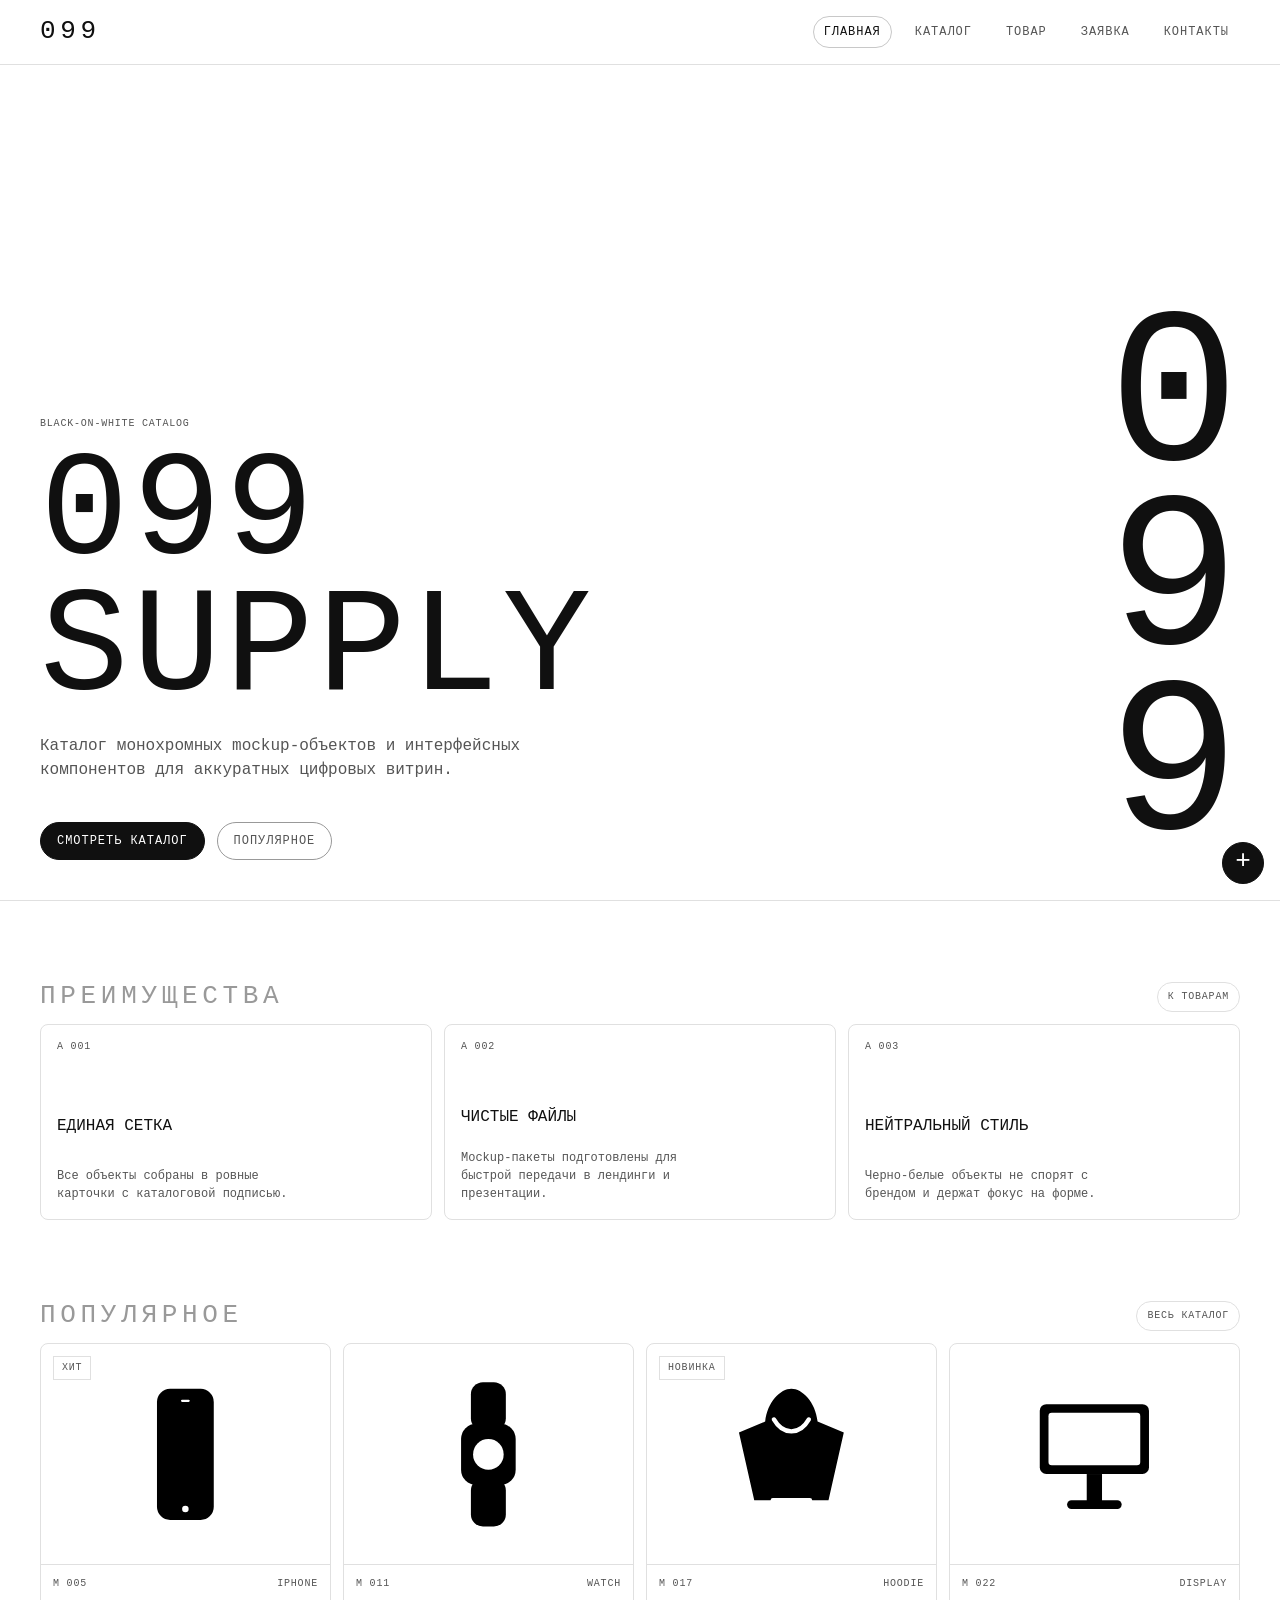
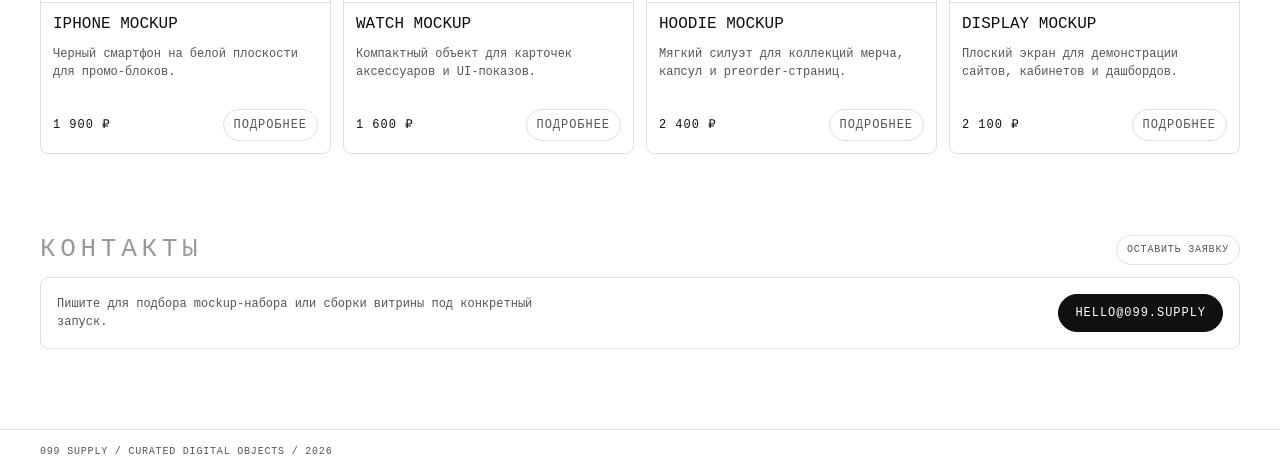
<file: index.html>
<!DOCTYPE html>
<html lang="ru">
<head>
  <meta charset="UTF-8">
  <meta name="viewport" content="width=device-width, initial-scale=1.0">
  <meta
    name="description"
    content="Главная страница каталога 099 Supply: минималистичные mockup-объекты, UI-компоненты и услуги для цифровых витрин."
  >
  <title>099 Supply - Главная</title>
  <link rel="stylesheet" href="css/style.css">
</head>
<body>
  <header class="site-header">
    <div class="site-header__inner">
      <a class="site-header__logo" href="index.html" aria-label="099 Supply, главная">099</a>

      <nav class="site-nav" aria-label="Основная навигация">
        <ul class="site-nav__list">
          <li class="site-nav__item"><a class="site-nav__link site-nav__link--active" href="index.html">Главная</a></li>
          <li class="site-nav__item"><a class="site-nav__link" href="pages/catalog.html">Каталог</a></li>
          <li class="site-nav__item"><a class="site-nav__link" href="pages/product.html">Товар</a></li>
          <li class="site-nav__item"><a class="site-nav__link" href="pages/order.html">Заявка</a></li>
          <li class="site-nav__item"><a class="site-nav__link" href="pages/contacts.html">Контакты</a></li>
        </ul>
      </nav>
    </div>
  </header>

  <main>
    <section class="hero" aria-labelledby="hero-title">
      <div class="hero__content">
        <p class="hero__eyebrow">Black-on-white catalog</p>
        <h1 class="hero__title" id="hero-title">099 Supply</h1>
        <p class="hero__text">
          Каталог монохромных mockup-объектов и интерфейсных компонентов для аккуратных цифровых витрин.
        </p>
        <div class="hero__actions">
          <a class="button button--primary" href="pages/catalog.html">Смотреть каталог</a>
          <a class="button button--ghost" href="#popular">Популярное</a>
        </div>
      </div>

      <div class="hero__counter" aria-label="099">
        <span>0</span>
        <span>9</span>
        <span>9</span>
      </div>
    </section>

    <section class="section" id="advantages" aria-labelledby="advantages-title">
      <div class="section__header">
        <h2 class="section__title" id="advantages-title">Преимущества</h2>
        <a class="section__link" href="#popular">К товарам</a>
      </div>

      <div class="advantages">
        <article class="advantage-card">
          <span class="advantage-card__index">A 001</span>
          <h3 class="advantage-card__title">Единая сетка</h3>
          <p class="advantage-card__text">Все объекты собраны в ровные карточки с каталоговой подписью.</p>
        </article>

        <article class="advantage-card">
          <span class="advantage-card__index">A 002</span>
          <h3 class="advantage-card__title">Чистые файлы</h3>
          <p class="advantage-card__text">Mockup-пакеты подготовлены для быстрой передачи в лендинги и презентации.</p>
        </article>

        <article class="advantage-card">
          <span class="advantage-card__index">A 003</span>
          <h3 class="advantage-card__title">Нейтральный стиль</h3>
          <p class="advantage-card__text">Черно-белые объекты не спорят с брендом и держат фокус на форме.</p>
        </article>
      </div>
    </section>

    <section class="section" id="popular" aria-labelledby="popular-title">
      <div class="section__header">
        <h2 class="section__title" id="popular-title">Популярное</h2>
        <a class="section__link" href="pages/catalog.html">Весь каталог</a>
      </div>

      <div class="product-grid">
        <article class="product-card product-card--hit">
          <span class="product-card__badge">Хит</span>
          <div class="product-card__preview" aria-hidden="true">
            <svg class="mockup mockup--phone" viewBox="0 0 160 160" role="img">
              <rect x="54" y="20" width="52" height="120" rx="12"></rect>
              <rect x="76" y="30" width="8" height="2" rx="1" class="mockup__cut"></rect>
              <circle cx="80" cy="130" r="3" class="mockup__cut"></circle>
            </svg>
          </div>
          <div class="product-card__meta">
            <span>M 005</span>
            <span>iPhone</span>
          </div>
          <div class="product-card__body">
            <h3 class="product-card__title">iPhone Mockup</h3>
            <p class="product-card__description">Черный смартфон на белой плоскости для промо-блоков.</p>
            <div class="product-card__footer">
              <span class="product-card__price">1 900 ₽</span>
              <a class="product-card__button" href="pages/product.html">Подробнее</a>
            </div>
          </div>
        </article>

        <article class="product-card">
          <div class="product-card__preview" aria-hidden="true">
            <svg class="mockup mockup--watch" viewBox="0 0 160 160" role="img">
              <rect x="64" y="14" width="32" height="44" rx="11"></rect>
              <rect x="55" y="52" width="50" height="56" rx="14"></rect>
              <rect x="64" y="102" width="32" height="44" rx="11"></rect>
              <circle cx="80" cy="80" r="14" class="mockup__cut"></circle>
            </svg>
          </div>
          <div class="product-card__meta">
            <span>M 011</span>
            <span>Watch</span>
          </div>
          <div class="product-card__body">
            <h3 class="product-card__title">Watch Mockup</h3>
            <p class="product-card__description">Компактный объект для карточек аксессуаров и UI-показов.</p>
            <div class="product-card__footer">
              <span class="product-card__price">1 600 ₽</span>
              <a class="product-card__button" href="pages/product.html">Подробнее</a>
            </div>
          </div>
        </article>

        <article class="product-card product-card--new">
          <span class="product-card__badge">Новинка</span>
          <div class="product-card__preview" aria-hidden="true">
            <svg class="mockup mockup--hoodie" viewBox="0 0 160 160" role="img">
              <path d="M56 50c2-18 14-30 24-30s22 12 24 30l24 10-14 62H46L32 60l24-10Z"></path>
              <path d="M64 48c4 7 10 11 16 11s12-4 16-11" class="mockup__line"></path>
              <path d="M63 122h34" class="mockup__line"></path>
            </svg>
          </div>
          <div class="product-card__meta">
            <span>M 017</span>
            <span>Hoodie</span>
          </div>
          <div class="product-card__body">
            <h3 class="product-card__title">Hoodie Mockup</h3>
            <p class="product-card__description">Мягкий силуэт для коллекций мерча, капсул и preorder-страниц.</p>
            <div class="product-card__footer">
              <span class="product-card__price">2 400 ₽</span>
              <a class="product-card__button" href="pages/product.html">Подробнее</a>
            </div>
          </div>
        </article>

        <article class="product-card">
          <div class="product-card__preview" aria-hidden="true">
            <svg class="mockup mockup--display" viewBox="0 0 160 160" role="img">
              <rect x="30" y="34" width="100" height="64" rx="6"></rect>
              <rect x="73" y="98" width="14" height="26"></rect>
              <rect x="55" y="122" width="50" height="8" rx="4"></rect>
              <rect x="38" y="42" width="84" height="48" rx="3" class="mockup__cut"></rect>
            </svg>
          </div>
          <div class="product-card__meta">
            <span>M 022</span>
            <span>Display</span>
          </div>
          <div class="product-card__body">
            <h3 class="product-card__title">Display Mockup</h3>
            <p class="product-card__description">Плоский экран для демонстрации сайтов, кабинетов и дашбордов.</p>
            <div class="product-card__footer">
              <span class="product-card__price">2 100 ₽</span>
              <a class="product-card__button" href="pages/product.html">Подробнее</a>
            </div>
          </div>
        </article>
      </div>
    </section>

    <section class="section section--compact" id="contacts" aria-labelledby="contacts-title">
      <div class="section__header">
        <h2 class="section__title" id="contacts-title">Контакты</h2>
        <a class="section__link" href="pages/order.html">Оставить заявку</a>
      </div>

      <aside class="contact-panel">
        <p class="contact-panel__text">Пишите для подбора mockup-набора или сборки витрины под конкретный запуск.</p>
        <a class="button button--primary" href="mailto:hello@099.supply">hello@099.supply</a>
      </aside>
    </section>
  </main>

  <a class="floating-order" href="pages/order.html" aria-label="Оставить заявку"><span class="floating-order__icon">+</span></a>

  <footer class="site-footer">
    <p class="site-footer__text">099 Supply / curated digital objects / 2026</p>
  </footer>
</body>
</html>
</file>
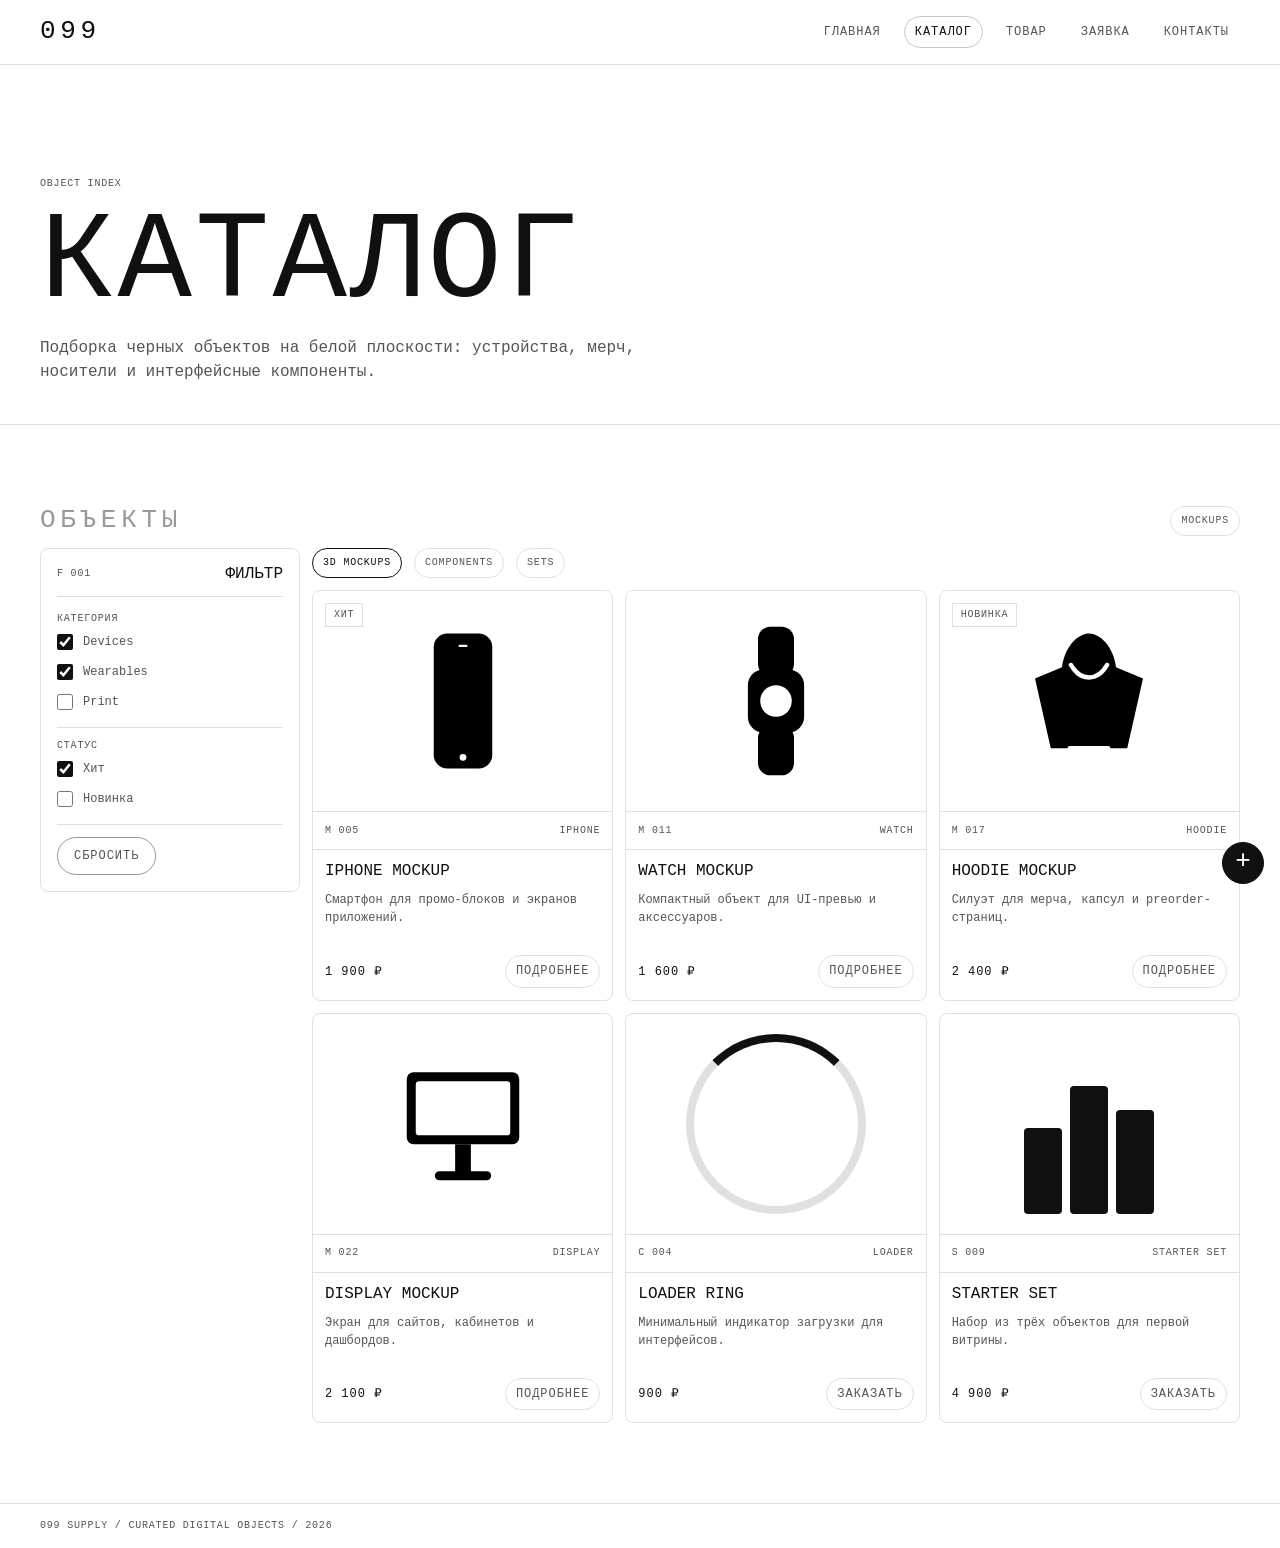
<file: pages/catalog.html>
<!DOCTYPE html>
<html lang="ru">
<head>
  <meta charset="UTF-8">
  <meta name="viewport" content="width=device-width, initial-scale=1.0">
  <meta
    name="description"
    content="Каталог 099 Supply: монохромные mockup-объекты и UI-компоненты для цифровых витрин."
  >
  <title>099 Supply - Каталог</title>
  <link rel="stylesheet" href="../css/style.css">
</head>
<body>
  <header class="site-header">
    <div class="site-header__inner">
      <a class="site-header__logo" href="../index.html" aria-label="099 Supply, главная">099</a>

      <nav class="site-nav" aria-label="Основная навигация">
        <ul class="site-nav__list">
          <li class="site-nav__item"><a class="site-nav__link" href="../index.html">Главная</a></li>
          <li class="site-nav__item"><a class="site-nav__link site-nav__link--active" href="catalog.html">Каталог</a></li>
          <li class="site-nav__item"><a class="site-nav__link" href="product.html">Товар</a></li>
          <li class="site-nav__item"><a class="site-nav__link" href="order.html">Заявка</a></li>
          <li class="site-nav__item"><a class="site-nav__link" href="contacts.html">Контакты</a></li>
        </ul>
      </nav>
    </div>
  </header>

  <main>
    <section class="page-hero" aria-labelledby="catalog-title">
      <p class="page-hero__eyebrow">Object index</p>
      <h1 class="page-hero__title" id="catalog-title">Каталог</h1>
      <p class="page-hero__text">
        Подборка черных объектов на белой плоскости: устройства, мерч, носители и интерфейсные компоненты.
      </p>
    </section>

    <section class="section section--compact" aria-labelledby="catalog-grid-title">
      <div class="section__header">
        <h2 class="section__title" id="catalog-grid-title">Объекты</h2>
        <a class="section__link" href="#mockups">Mockups</a>
      </div>

      <div class="catalog-layout">
        <aside class="filter-panel" aria-labelledby="filter-title">
          <div class="filter-panel__header">
            <span class="filter-panel__index">F 001</span>
            <h3 class="filter-panel__title" id="filter-title">Фильтр</h3>
          </div>

          <form class="filter-panel__form" action="#" method="get">
            <fieldset class="filter-panel__group">
              <legend class="filter-panel__legend">Категория</legend>
              <label class="filter-panel__option">
                <input class="filter-panel__checkbox" type="checkbox" name="category" value="devices" checked>
                <span>Devices</span>
              </label>
              <label class="filter-panel__option">
                <input class="filter-panel__checkbox" type="checkbox" name="category" value="wearables" checked>
                <span>Wearables</span>
              </label>
              <label class="filter-panel__option">
                <input class="filter-panel__checkbox" type="checkbox" name="category" value="print">
                <span>Print</span>
              </label>
            </fieldset>

            <fieldset class="filter-panel__group">
              <legend class="filter-panel__legend">Статус</legend>
              <label class="filter-panel__option">
                <input class="filter-panel__checkbox" type="checkbox" name="status" value="hit" checked>
                <span>Хит</span>
              </label>
              <label class="filter-panel__option">
                <input class="filter-panel__checkbox" type="checkbox" name="status" value="new">
                <span>Новинка</span>
              </label>
            </fieldset>

            <div class="filter-panel__actions">
              <button class="button button--ghost" type="reset">Сбросить</button>
            </div>
          </form>
        </aside>

        <div class="catalog-content">
          <nav class="category-tabs" aria-label="Категории каталога">
            <a class="category-tabs__link category-tabs__link--active" href="#mockups">3D Mockups</a>
            <a class="category-tabs__link" href="#components">Components</a>
            <a class="category-tabs__link" href="#sets">Sets</a>
          </nav>

          <div class="catalog-grid" id="mockups">
            <article class="product-card product-card--hit">
              <span class="product-card__badge">Хит</span>
              <div class="product-card__preview" aria-hidden="true">
                <svg class="mockup mockup--phone" viewBox="0 0 160 160" role="img">
                  <rect x="54" y="20" width="52" height="120" rx="12"></rect>
                  <rect x="76" y="30" width="8" height="2" rx="1" class="mockup__cut"></rect>
                  <circle cx="80" cy="130" r="3" class="mockup__cut"></circle>
                </svg>
              </div>
              <div class="product-card__meta">
                <span>M 005</span>
                <span>iPhone</span>
              </div>
              <div class="product-card__body">
                <h3 class="product-card__title">iPhone Mockup</h3>
                <p class="product-card__description">Смартфон для промо-блоков и экранов приложений.</p>
                <div class="product-card__footer">
                  <span class="product-card__price">1 900 ₽</span>
                  <a class="product-card__button" href="product.html">Подробнее</a>
                </div>
              </div>
            </article>

            <article class="product-card">
              <div class="product-card__preview" aria-hidden="true">
                <svg class="mockup mockup--watch" viewBox="0 0 160 160" role="img">
                  <rect x="64" y="14" width="32" height="44" rx="11"></rect>
                  <rect x="55" y="52" width="50" height="56" rx="14"></rect>
                  <rect x="64" y="102" width="32" height="44" rx="11"></rect>
                  <circle cx="80" cy="80" r="14" class="mockup__cut"></circle>
                </svg>
              </div>
              <div class="product-card__meta">
                <span>M 011</span>
                <span>Watch</span>
              </div>
              <div class="product-card__body">
                <h3 class="product-card__title">Watch Mockup</h3>
                <p class="product-card__description">Компактный объект для UI-превью и аксессуаров.</p>
                <div class="product-card__footer">
                  <span class="product-card__price">1 600 ₽</span>
                  <a class="product-card__button" href="product.html">Подробнее</a>
                </div>
              </div>
            </article>

            <article class="product-card product-card--new">
              <span class="product-card__badge">Новинка</span>
              <div class="product-card__preview" aria-hidden="true">
                <svg class="mockup mockup--hoodie" viewBox="0 0 160 160" role="img">
                  <path d="M56 50c2-18 14-30 24-30s22 12 24 30l24 10-14 62H46L32 60l24-10Z"></path>
                  <path d="M64 48c4 7 10 11 16 11s12-4 16-11" class="mockup__line"></path>
                  <path d="M63 122h34" class="mockup__line"></path>
                </svg>
              </div>
              <div class="product-card__meta">
                <span>M 017</span>
                <span>Hoodie</span>
              </div>
              <div class="product-card__body">
                <h3 class="product-card__title">Hoodie Mockup</h3>
                <p class="product-card__description">Силуэт для мерча, капсул и preorder-страниц.</p>
                <div class="product-card__footer">
                  <span class="product-card__price">2 400 ₽</span>
                  <a class="product-card__button" href="product.html">Подробнее</a>
                </div>
              </div>
            </article>

            <article class="product-card">
              <div class="product-card__preview" aria-hidden="true">
                <svg class="mockup mockup--display" viewBox="0 0 160 160" role="img">
                  <rect x="30" y="34" width="100" height="64" rx="6"></rect>
                  <rect x="73" y="98" width="14" height="26"></rect>
                  <rect x="55" y="122" width="50" height="8" rx="4"></rect>
                  <rect x="38" y="42" width="84" height="48" rx="3" class="mockup__cut"></rect>
                </svg>
              </div>
              <div class="product-card__meta">
                <span>M 022</span>
                <span>Display</span>
              </div>
              <div class="product-card__body">
                <h3 class="product-card__title">Display Mockup</h3>
                <p class="product-card__description">Экран для сайтов, кабинетов и дашбордов.</p>
                <div class="product-card__footer">
                  <span class="product-card__price">2 100 ₽</span>
                  <a class="product-card__button" href="product.html">Подробнее</a>
                </div>
              </div>
            </article>

            <article class="product-card" id="components">
              <div class="product-card__preview" aria-hidden="true">
                <div class="component-preview component-preview--loader"></div>
              </div>
              <div class="product-card__meta">
                <span>C 004</span>
                <span>Loader</span>
              </div>
              <div class="product-card__body">
                <h3 class="product-card__title">Loader Ring</h3>
                <p class="product-card__description">Минимальный индикатор загрузки для интерфейсов.</p>
                <div class="product-card__footer">
                  <span class="product-card__price">900 ₽</span>
                  <a class="product-card__button" href="order.html">Заказать</a>
                </div>
              </div>
            </article>

            <article class="product-card" id="sets">
              <div class="product-card__preview" aria-hidden="true">
                <div class="component-preview component-preview--set">
                  <span></span>
                  <span></span>
                  <span></span>
                </div>
              </div>
              <div class="product-card__meta">
                <span>S 009</span>
                <span>Starter Set</span>
              </div>
              <div class="product-card__body">
                <h3 class="product-card__title">Starter Set</h3>
                <p class="product-card__description">Набор из трёх объектов для первой витрины.</p>
                <div class="product-card__footer">
                  <span class="product-card__price">4 900 ₽</span>
                  <a class="product-card__button" href="order.html">Заказать</a>
                </div>
              </div>
            </article>
          </div>
        </div>
      </div>
    </section>
  </main>

  <a class="floating-order" href="order.html" aria-label="Оставить заявку"><span class="floating-order__icon">+</span></a>

  <footer class="site-footer">
    <p class="site-footer__text">099 Supply / curated digital objects / 2026</p>
  </footer>
</body>
</html>
</file>
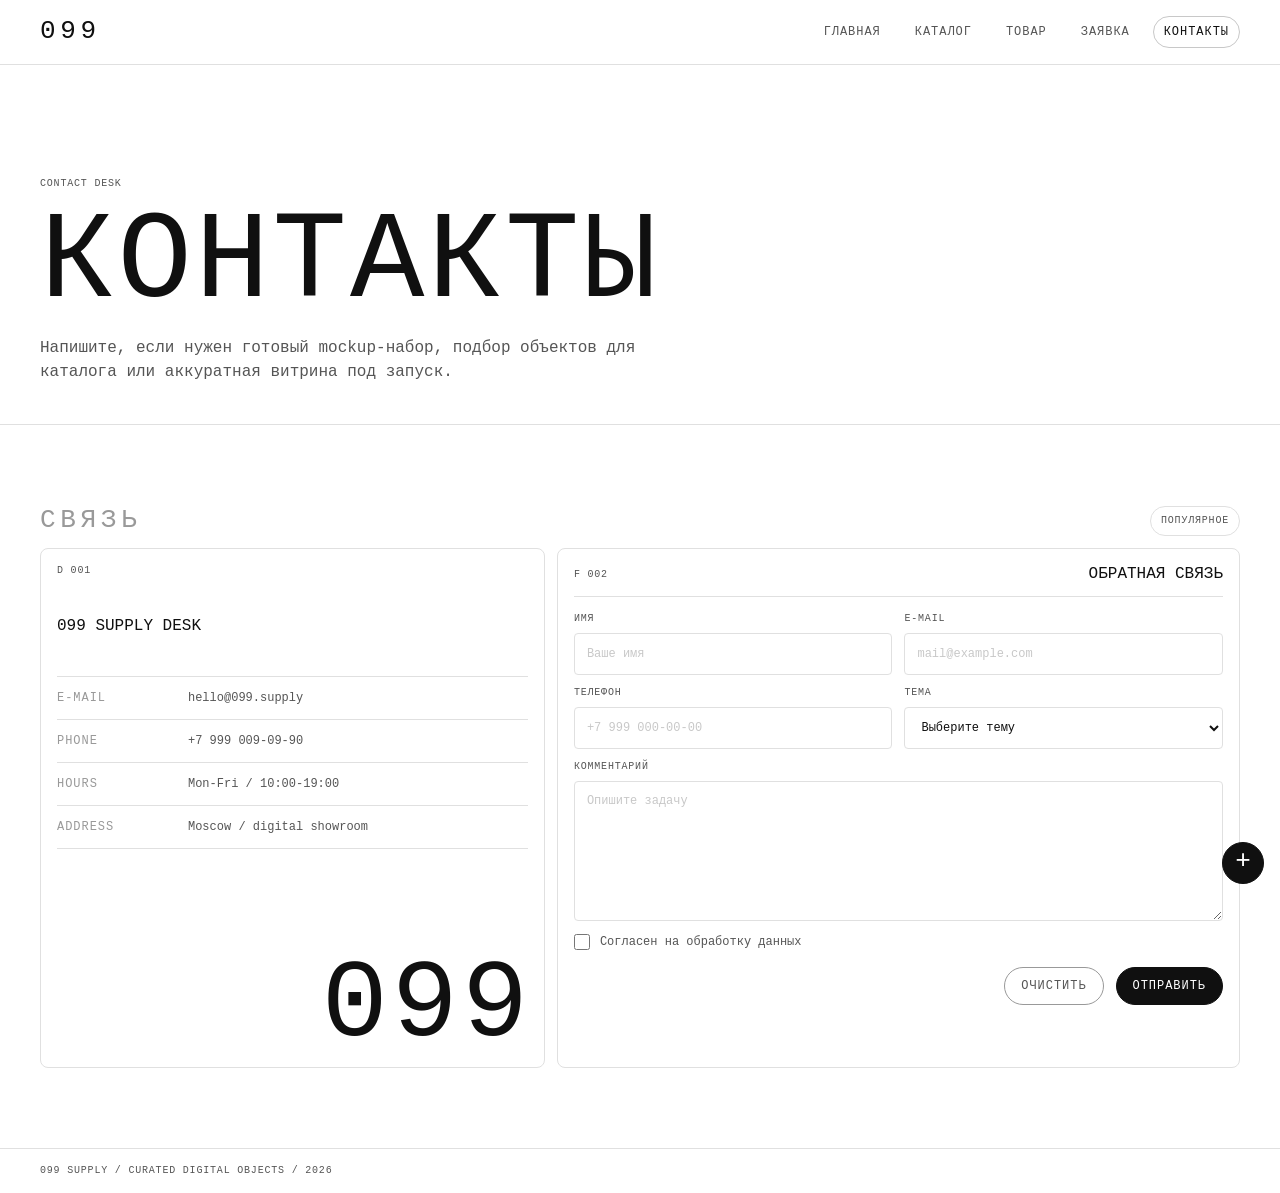
<file: pages/contacts.html>
<!DOCTYPE html>
<html lang="ru">
<head>
  <meta charset="UTF-8">
  <meta name="viewport" content="width=device-width, initial-scale=1.0">
  <meta
    name="description"
    content="Контакты 099 Supply: e-mail, телефон, рабочие часы и форма обратной связи для заявки на mockup-набор."
  >
  <title>099 Supply - Контакты</title>
  <link rel="stylesheet" href="../css/style.css">
</head>
<body>
  <header class="site-header">
    <div class="site-header__inner">
      <a class="site-header__logo" href="../index.html" aria-label="099 Supply, главная">099</a>

      <nav class="site-nav" aria-label="Основная навигация">
        <ul class="site-nav__list">
          <li class="site-nav__item"><a class="site-nav__link" href="../index.html">Главная</a></li>
          <li class="site-nav__item"><a class="site-nav__link" href="catalog.html">Каталог</a></li>
          <li class="site-nav__item"><a class="site-nav__link" href="product.html">Товар</a></li>
          <li class="site-nav__item"><a class="site-nav__link" href="order.html">Заявка</a></li>
          <li class="site-nav__item"><a class="site-nav__link site-nav__link--active" href="contacts.html">Контакты</a></li>
        </ul>
      </nav>
    </div>
  </header>

  <main>
    <section class="page-hero" aria-labelledby="contacts-title">
      <p class="page-hero__eyebrow">Contact desk</p>
      <h1 class="page-hero__title" id="contacts-title">Контакты</h1>
      <p class="page-hero__text">
        Напишите, если нужен готовый mockup-набор, подбор объектов для каталога или аккуратная витрина под запуск.
      </p>
    </section>

    <section class="section section--compact" aria-labelledby="contact-details-title">
      <div class="section__header">
        <h2 class="section__title" id="contact-details-title">Связь</h2>
        <a class="section__link" href="../index.html#popular">Популярное</a>
      </div>

      <div class="contacts-layout">
        <section class="contact-card" aria-labelledby="studio-title">
          <span class="contact-card__index">D 001</span>
          <h3 class="contact-card__title" id="studio-title">099 Supply Desk</h3>

          <dl class="contact-list">
            <div class="contact-list__row">
              <dt class="contact-list__term">E-mail</dt>
              <dd class="contact-list__value"><a href="mailto:hello@099.supply">hello@099.supply</a></dd>
            </div>
            <div class="contact-list__row">
              <dt class="contact-list__term">Phone</dt>
              <dd class="contact-list__value"><a href="tel:+79990090990">+7 999 009-09-90</a></dd>
            </div>
            <div class="contact-list__row">
              <dt class="contact-list__term">Hours</dt>
              <dd class="contact-list__value">Mon-Fri / 10:00-19:00</dd>
            </div>
            <div class="contact-list__row">
              <dt class="contact-list__term">Address</dt>
              <dd class="contact-list__value">Moscow / digital showroom</dd>
            </div>
          </dl>

          <div class="contact-card__mark" aria-hidden="true">
            <span>0</span>
            <span>9</span>
            <span>9</span>
          </div>
        </section>

        <section class="form-card" aria-labelledby="feedback-title">
          <div class="form-card__header">
            <span class="form-card__index">F 002</span>
            <h3 class="form-card__title" id="feedback-title">Обратная связь</h3>
          </div>

          <form class="contact-form" action="#" method="post">
            <div class="contact-form__field">
              <label class="contact-form__label" for="contact-name">Имя</label>
              <input class="contact-form__input" id="contact-name" name="name" type="text" placeholder="Ваше имя" required>
            </div>

            <div class="contact-form__field">
              <label class="contact-form__label" for="contact-email">E-mail</label>
              <input class="contact-form__input" id="contact-email" name="email" type="email" placeholder="mail@example.com" required>
            </div>

            <div class="contact-form__field">
              <label class="contact-form__label" for="contact-phone">Телефон</label>
              <input class="contact-form__input" id="contact-phone" name="phone" type="tel" placeholder="+7 999 000-00-00">
            </div>

            <div class="contact-form__field">
              <label class="contact-form__label" for="contact-topic">Тема</label>
              <select class="contact-form__input" id="contact-topic" name="topic" required>
                <option value="">Выберите тему</option>
                <option value="mockups">Mockup-набор</option>
                <option value="catalog">Каталог объектов</option>
                <option value="support">Вопрос по заявке</option>
              </select>
            </div>

            <div class="contact-form__field contact-form__field--wide">
              <label class="contact-form__label" for="contact-message">Комментарий</label>
              <textarea class="contact-form__input contact-form__textarea" id="contact-message" name="message" rows="5" placeholder="Опишите задачу" required></textarea>
            </div>

            <label class="contact-form__consent">
              <input class="contact-form__checkbox" name="agreement" type="checkbox" required>
              <span>Согласен на обработку данных</span>
            </label>

            <div class="contact-form__actions">
              <button class="button button--ghost" type="reset">Очистить</button>
              <button class="button button--primary" type="submit">Отправить</button>
            </div>
          </form>
        </section>
      </div>
    </section>
  </main>

  <a class="floating-order" href="order.html" aria-label="Оставить заявку"><span class="floating-order__icon">+</span></a>

  <footer class="site-footer">
    <p class="site-footer__text">099 Supply / curated digital objects / 2026</p>
  </footer>
</body>
</html>
</file>
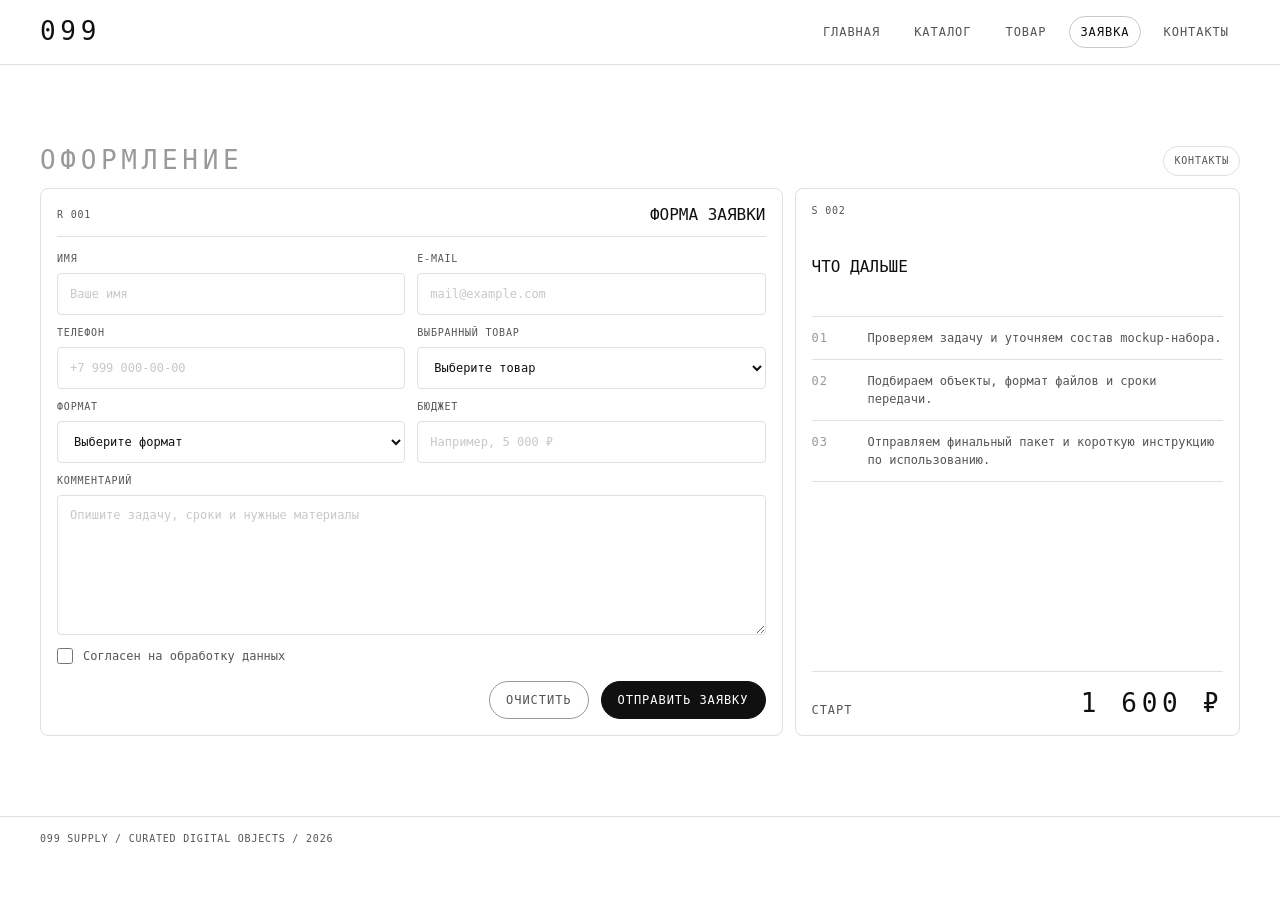
<file: pages/order.html>
<!DOCTYPE html>
<html lang="ru">
<head>
  <meta charset="UTF-8">
  <meta name="viewport" content="width=device-width, initial-scale=1.0">
  <meta
    name="description"
    content="Страница заявки 099 Supply: оформление запроса на mockup-набор, каталог объектов или индивидуальную витрину."
  >
  <title>099 Supply - Заявка</title>
  <link rel="stylesheet" href="../css/style.css">
</head>
<body>
  <header class="site-header">
    <div class="site-header__inner">
      <a class="site-header__logo" href="../index.html" aria-label="099 Supply, главная">099</a>

      <nav class="site-nav" aria-label="Основная навигация">
        <ul class="site-nav__list">
          <li class="site-nav__item"><a class="site-nav__link" href="../index.html">Главная</a></li>
          <li class="site-nav__item"><a class="site-nav__link" href="catalog.html">Каталог</a></li>
          <li class="site-nav__item"><a class="site-nav__link" href="product.html">Товар</a></li>
          <li class="site-nav__item"><a class="site-nav__link site-nav__link--active" href="order.html">Заявка</a></li>
          <li class="site-nav__item"><a class="site-nav__link" href="contacts.html">Контакты</a></li>
        </ul>
      </nav>
    </div>
  </header>

  <main>
    <!-- <section class="page-hero" aria-labelledby="order-title">
      <p class="page-hero__eyebrow">Request form</p>
      <h1 class="page-hero__title" id="order-title">Заявка</h1>
      <p class="page-hero__text">
        Заполните короткую форму, чтобы заказать mockup-набор, получить подборку объектов или обсудить витрину под запуск.
      </p>
    </section> -->

    <section class="section section--compact" aria-labelledby="order-form-title">
      <div class="section__header">
        <h2 class="section__title" id="order-form-title">Оформление</h2>
        <a class="section__link" href="contacts.html">Контакты</a>
      </div>

      <div class="order-layout">
        <section class="form-card" aria-labelledby="request-title">
          <div class="form-card__header">
            <span class="form-card__index">R 001</span>
            <h3 class="form-card__title" id="request-title">Форма заявки</h3>
          </div>

          <form class="contact-form order-form" action="#" method="post">
            <div class="contact-form__field">
              <label class="contact-form__label" for="order-name">Имя</label>
              <input class="contact-form__input" id="order-name" name="name" type="text" placeholder="Ваше имя" required>
            </div>

            <div class="contact-form__field">
              <label class="contact-form__label" for="order-email">E-mail</label>
              <input class="contact-form__input" id="order-email" name="email" type="email" placeholder="mail@example.com" required>
            </div>

            <div class="contact-form__field">
              <label class="contact-form__label" for="order-phone">Телефон</label>
              <input class="contact-form__input" id="order-phone" name="phone" type="tel" placeholder="+7 999 000-00-00" required>
            </div>

            <div class="contact-form__field">
              <label class="contact-form__label" for="order-product">Выбранный товар</label>
              <select class="contact-form__input" id="order-product" name="product" required>
                <option value="">Выберите товар</option>
                <option value="iphone-mockup">iPhone Mockup</option>
                <option value="watch-mockup">Watch Mockup</option>
                <option value="hoodie-mockup">Hoodie Mockup</option>
                <option value="display-mockup">Display Mockup</option>
              </select>
            </div>

            <div class="contact-form__field">
              <label class="contact-form__label" for="order-format">Формат</label>
              <select class="contact-form__input" id="order-format" name="format" required>
                <option value="">Выберите формат</option>
                <option value="single">Один mockup</option>
                <option value="bundle">Набор объектов</option>
                <option value="custom">Индивидуальная витрина</option>
              </select>
            </div>

            <div class="contact-form__field">
              <label class="contact-form__label" for="order-budget">Бюджет</label>
              <input class="contact-form__input" id="order-budget" name="budget" type="text" placeholder="Например, 5 000 ₽">
            </div>

            <div class="contact-form__field contact-form__field--wide">
              <label class="contact-form__label" for="order-comment">Комментарий</label>
              <textarea class="contact-form__input contact-form__textarea" id="order-comment" name="comment" rows="5" placeholder="Опишите задачу, сроки и нужные материалы" required></textarea>
            </div>

            <label class="contact-form__consent">
              <input class="contact-form__checkbox" name="agreement" type="checkbox" required>
              <span>Согласен на обработку данных</span>
            </label>

            <div class="contact-form__actions">
              <button class="button button--ghost" type="reset">Очистить</button>
              <button class="button button--primary" type="submit">Отправить заявку</button>
            </div>
          </form>
        </section>

        <aside class="order-summary" aria-labelledby="summary-title">
          <span class="order-summary__index">S 002</span>
          <h3 class="order-summary__title" id="summary-title">Что дальше</h3>

          <ol class="order-steps">
            <li class="order-steps__item">
              <span class="order-steps__number">01</span>
              <span class="order-steps__text">Проверяем задачу и уточняем состав mockup-набора.</span>
            </li>
            <li class="order-steps__item">
              <span class="order-steps__number">02</span>
              <span class="order-steps__text">Подбираем объекты, формат файлов и сроки передачи.</span>
            </li>
            <li class="order-steps__item">
              <span class="order-steps__number">03</span>
              <span class="order-steps__text">Отправляем финальный пакет и короткую инструкцию по использованию.</span>
            </li>
          </ol>

          <div class="order-summary__total">
            <span>Старт</span>
            <strong>1 600 ₽</strong>
          </div>
        </aside>
      </div>
    </section>
  </main>

  <footer class="site-footer">
    <p class="site-footer__text">099 Supply / curated digital objects / 2026</p>
  </footer>
</body>
</html>
</file>
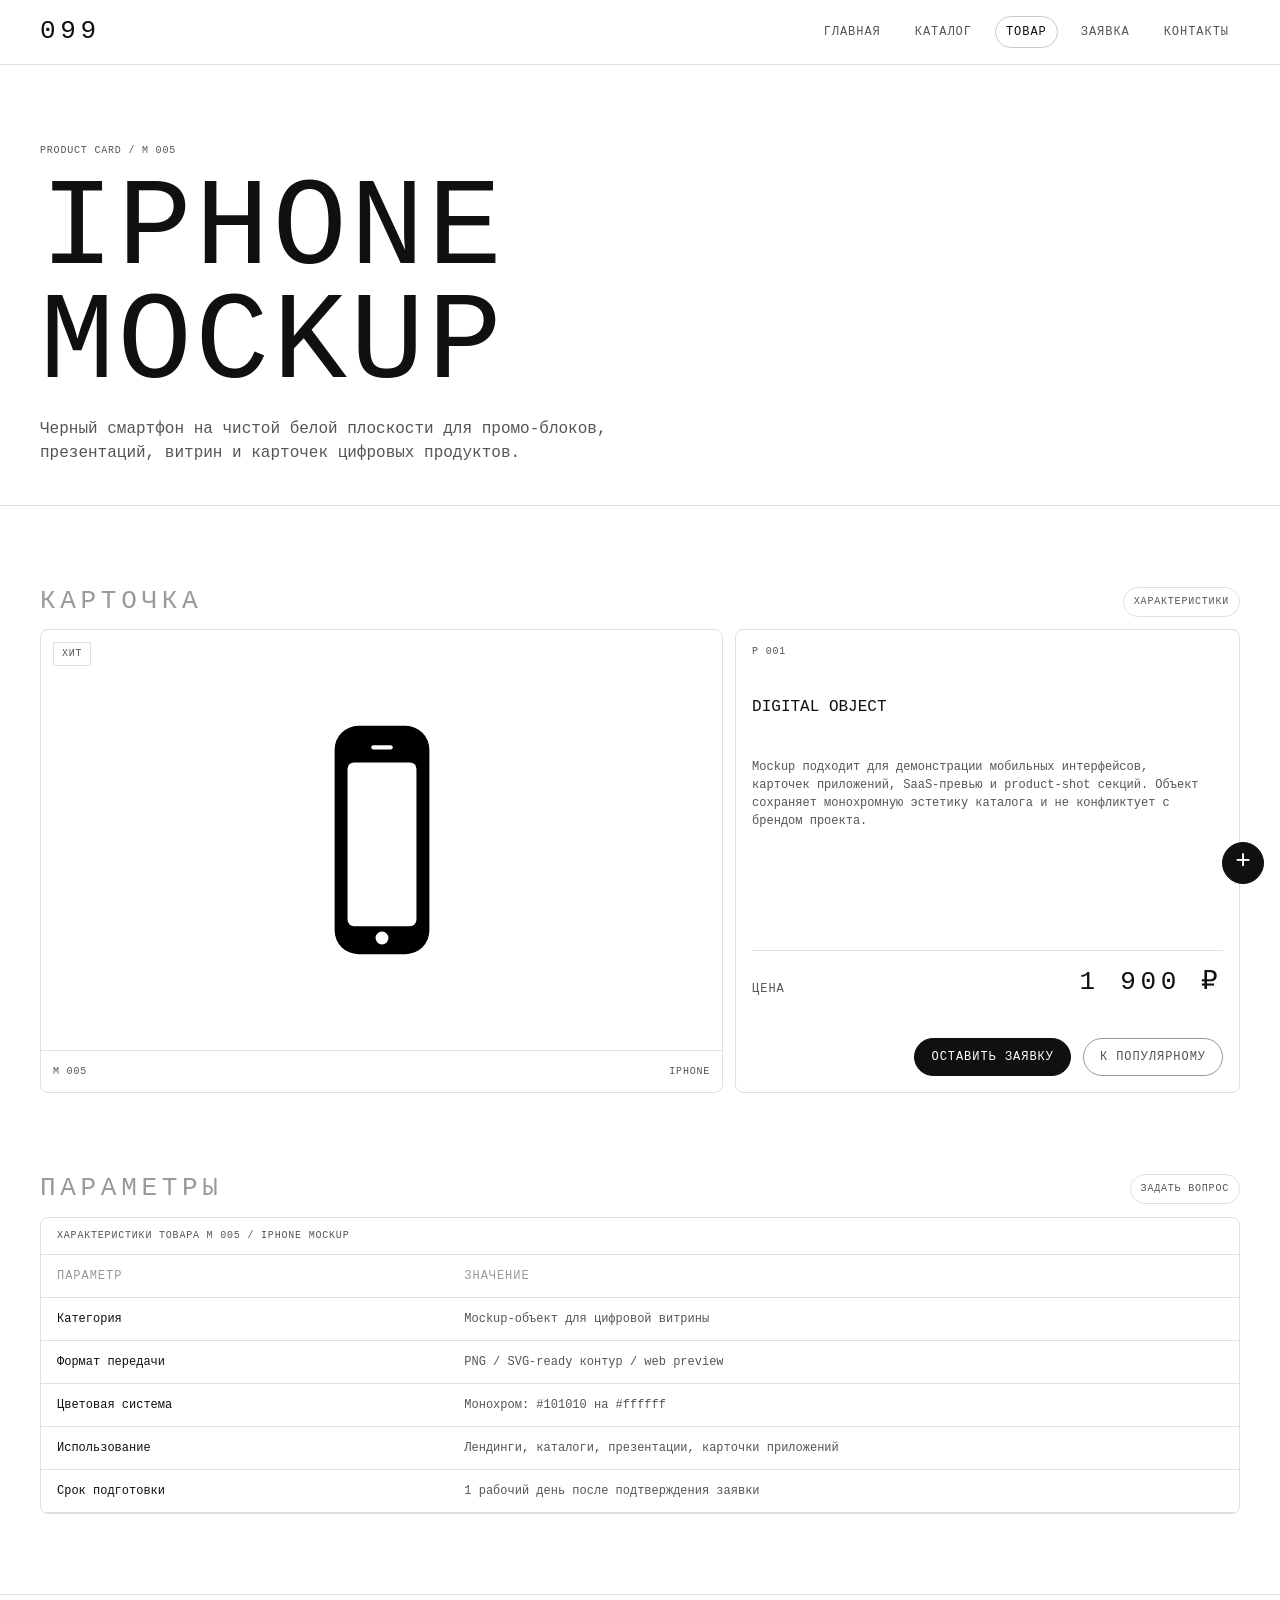
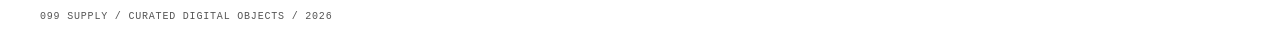
<file: pages/product.html>
<!DOCTYPE html>
<html lang="ru">
<head>
  <meta charset="UTF-8">
  <meta name="viewport" content="width=device-width, initial-scale=1.0">
  <meta
    name="description"
    content="Карточка товара iPhone Mockup в каталоге 099 Supply: описание, цена, характеристики и ссылка на заявку."
  >
  <title>099 Supply - iPhone Mockup</title>
  <link rel="stylesheet" href="../css/style.css">
</head>
<body>
  <header class="site-header">
    <div class="site-header__inner">
      <a class="site-header__logo" href="../index.html" aria-label="099 Supply, главная">099</a>

      <nav class="site-nav" aria-label="Основная навигация">
        <ul class="site-nav__list">
          <li class="site-nav__item"><a class="site-nav__link" href="../index.html">Главная</a></li>
          <li class="site-nav__item"><a class="site-nav__link" href="catalog.html">Каталог</a></li>
          <li class="site-nav__item"><a class="site-nav__link site-nav__link--active" href="product.html">Товар</a></li>
          <li class="site-nav__item"><a class="site-nav__link" href="order.html">Заявка</a></li>
          <li class="site-nav__item"><a class="site-nav__link" href="contacts.html">Контакты</a></li>
        </ul>
      </nav>
    </div>
  </header>

  <main>
    <section class="page-hero" aria-labelledby="product-title">
      <p class="page-hero__eyebrow">Product card / M 005</p>
      <h1 class="page-hero__title" id="product-title">iPhone Mockup</h1>
      <p class="page-hero__text">
        Черный смартфон на чистой белой плоскости для промо-блоков, презентаций, витрин и карточек цифровых продуктов.
      </p>
    </section>

    <section class="section" aria-labelledby="product-detail-title">
      <div class="section__header">
        <h2 class="section__title" id="product-detail-title">Карточка</h2>
        <a class="section__link" href="#specs">Характеристики</a>
      </div>

      <div class="product-detail">
        <article class="product-visual" aria-label="Визуальный превью товара">
          <span class="product-visual__badge">Хит</span>
          <div class="product-visual__stage" aria-hidden="true">
            <svg class="product-visual__mockup" viewBox="0 0 260 260" role="img">
              <rect x="86" y="24" width="88" height="212" rx="22"></rect>
              <rect x="120" y="42" width="20" height="4" rx="2" class="mockup__cut"></rect>
              <rect x="98" y="58" width="64" height="152" rx="6" class="mockup__cut"></rect>
              <circle cx="130" cy="221" r="6" class="mockup__cut"></circle>
            </svg>
          </div>
          <div class="product-visual__meta">
            <span>M 005</span>
            <span>iPhone</span>
          </div>
        </article>

        <aside class="product-info" aria-labelledby="product-info-title">
          <span class="product-info__index">P 001</span>
          <h3 class="product-info__title" id="product-info-title">Digital object</h3>
          <p class="product-info__text">
            Mockup подходит для демонстрации мобильных интерфейсов, карточек приложений, SaaS-превью и product-shot секций.
            Объект сохраняет монохромную эстетику каталога и не конфликтует с брендом проекта.
          </p>

          <div class="product-info__price">
            <span>Цена</span>
            <strong>1 900 ₽</strong>
          </div>

          <div class="product-info__actions">
            <a class="button button--primary" href="#quick-order">Оставить заявку</a>
            <a class="button button--ghost" href="../index.html#popular">К популярному</a>
          </div>
        </aside>
      </div>
    </section>

    <section class="section section--compact" id="specs" aria-labelledby="specs-title">
      <div class="section__header">
        <h2 class="section__title" id="specs-title">Параметры</h2>
        <a class="section__link" href="contacts.html">Задать вопрос</a>
      </div>

      <div class="table-wrap">
        <table class="spec-table">
          <caption class="spec-table__caption">Характеристики товара M 005 / iPhone Mockup</caption>
          <thead>
            <tr>
              <th scope="col">Параметр</th>
              <th scope="col">Значение</th>
            </tr>
          </thead>
          <tbody>
            <tr>
              <th scope="row">Категория</th>
              <td>Mockup-объект для цифровой витрины</td>
            </tr>
            <tr>
              <th scope="row">Формат передачи</th>
              <td>PNG / SVG-ready контур / web preview</td>
            </tr>
            <tr>
              <th scope="row">Цветовая система</th>
              <td>Монохром: #101010 на #ffffff</td>
            </tr>
            <tr>
              <th scope="row">Использование</th>
              <td>Лендинги, каталоги, презентации, карточки приложений</td>
            </tr>
            <tr>
              <th scope="row">Срок подготовки</th>
              <td>1 рабочий день после подтверждения заявки</td>
            </tr>
          </tbody>
        </table>
      </div>
    </section>

    <section class="modal" id="quick-order" role="dialog" aria-modal="true" aria-labelledby="quick-order-title">
      <a class="modal__overlay" href="#" aria-label="Закрыть окно"></a>

      <div class="modal__panel">
        <div class="modal__header">
          <span class="modal__index">Q 001</span>
          <a class="modal__close" href="#" aria-label="Закрыть окно">X</a>
        </div>

        <h2 class="modal__title" id="quick-order-title">Быстрая заявка</h2>
        <p class="modal__text">
          Оставьте контакты, и мы подготовим iPhone Mockup к передаче.
        </p>

        <form class="contact-form modal-form" action="#" method="post">
          <div class="contact-form__field">
            <label class="contact-form__label" for="modal-name">Имя</label>
            <input class="contact-form__input" id="modal-name" name="name" type="text" placeholder="Ваше имя" required>
          </div>

          <div class="contact-form__field">
            <label class="contact-form__label" for="modal-email">E-mail</label>
            <input class="contact-form__input" id="modal-email" name="email" type="email" placeholder="mail@example.com" required>
          </div>

          <div class="contact-form__field">
            <label class="contact-form__label" for="modal-phone">Телефон</label>
            <input class="contact-form__input" id="modal-phone" name="phone" type="tel" placeholder="+7 999 000-00-00">
          </div>

          <div class="contact-form__field">
            <label class="contact-form__label" for="modal-product">Товар</label>
            <input class="contact-form__input" id="modal-product" name="product" type="text" value="iPhone Mockup" readonly>
          </div>

          <label class="contact-form__consent">
            <input class="contact-form__checkbox" name="agreement" type="checkbox" required>
            <span>Согласен на обработку данных</span>
          </label>

          <div class="contact-form__actions">
            <a class="button button--ghost" href="#">Закрыть</a>
            <button class="button button--primary" type="submit">Отправить</button>
          </div>
        </form>
      </div>
    </section>
  </main>

  <a class="floating-order" href="order.html" aria-label="Оставить заявку"><span class="floating-order__icon">+</span></a>

  <footer class="site-footer">
    <p class="site-footer__text">099 Supply / curated digital objects / 2026</p>
  </footer>
</body>
</html>
</file>
<file: css/style.css>
:root {
  --color-canvas-white: #ffffff;
  --color-ink: #101010;
  --color-charcoal: #000000;
  --color-muted-hard: #222222;
  --color-muted: #555555;
  --color-muted-soft: #999999;
  --color-border-soft: #c8c8c8;
  --color-border-subtle: #e0e0e0;

  --font-soehne-mono: "Soehne Mono", "JetBrains Mono", "IBM Plex Mono", "Space Mono", ui-monospace, SFMono-Regular, Menlo, Monaco, Consolas, monospace;

  --text-caption: 10px;
  --leading-caption: 1.2;
  --tracking-caption: 0.8px;
  --text-label: 26px;
  --leading-label: 1.2;
  --tracking-label: 4.68px;
  --text-display: 54px;
  --leading-display: 1;
  --tracking-display: 1.35px;

  --font-weight-regular: 400;
  --font-weight-medium: 500;

  --spacing-4: 4px;
  --spacing-5: 5px;
  --spacing-6: 6px;
  --spacing-8: 8px;
  --spacing-10: 10px;
  --spacing-11: 11px;
  --spacing-12: 12px;
  --spacing-16: 16px;
  --spacing-40: 40px;
  --spacing-80: 80px;

  --radius-md: 4px;
  --radius-lg: 8px;
  --radius-full: 999px;
  --radius-full-2: 9999px;
}

* {
  box-sizing: border-box;
}

html {
  scroll-behavior: smooth;
}

body {
  min-width: 320px;
  margin: 0;
  color: var(--color-ink);
  background: var(--color-canvas-white);
  font-family: var(--font-soehne-mono);
  font-size: 12px;
  font-weight: var(--font-weight-regular);
  line-height: 1.5;
}

a {
  color: inherit;
  text-decoration: none;
}

button,
input,
select,
textarea {
  font: inherit;
}

a:focus-visible,
button:focus-visible,
input:focus-visible,
select:focus-visible,
textarea:focus-visible {
  outline: 2px solid var(--color-ink);
  outline-offset: 3px;
}

.site-header {
  position: sticky;
  top: 0;
  z-index: 20;
  border-bottom: 1px solid var(--color-border-subtle);
  background: var(--color-canvas-white);
}

.site-header__inner {
  display: flex;
  align-items: center;
  justify-content: space-between;
  min-height: 64px;
  padding: 0 var(--spacing-40);
  gap: var(--spacing-16);
}

.site-header__logo {
  font-size: var(--text-label);
  font-weight: var(--font-weight-medium);
  line-height: var(--leading-label);
  letter-spacing: var(--tracking-label);
  text-transform: uppercase;
}

.site-nav__list {
  display: flex;
  align-items: center;
  justify-content: flex-end;
  flex-wrap: wrap;
  gap: var(--spacing-12);
  margin: 0;
  padding: 0;
  list-style: none;
}

.site-nav__link,
.section__link,
.button,
.product-card__button {
  border-radius: var(--radius-full-2);
  font-size: 12px;
  line-height: 1.2;
  letter-spacing: 0.08em;
  text-transform: uppercase;
  transition: border-color 0.12s ease, background-color 0.12s ease, color 0.12s ease;
}

.site-nav__link {
  display: inline-flex;
  padding: var(--spacing-8) var(--spacing-10);
  border: 1px solid transparent;
  color: var(--color-muted);
}

.site-nav__link:hover,
.site-nav__link--active {
  border-color: var(--color-border-soft);
  color: var(--color-ink);
}

.hero {
  display: grid;
  grid-template-columns: minmax(0, 1fr) minmax(180px, 30vw);
  align-items: end;
  min-height: calc(100vh - 64px);
  padding: var(--spacing-80) var(--spacing-40) var(--spacing-40);
  border-bottom: 1px solid var(--color-border-subtle);
  gap: var(--spacing-40);
}

.hero__content {
  max-width: 760px;
}

.hero__eyebrow,
.page-hero__eyebrow,
.section__link,
.advantage-card__index,
.contact-card__index,
.form-card__index,
.product-card__meta,
.product-card__badge,
.site-footer__text {
  color: var(--color-muted);
  font-size: var(--text-caption);
  line-height: var(--leading-caption);
  letter-spacing: var(--tracking-caption);
  text-transform: uppercase;
}

.hero__eyebrow {
  margin: 0 0 var(--spacing-16);
}

.page-hero {
  display: grid;
  align-content: end;
  min-height: 360px;
  padding: var(--spacing-80) var(--spacing-40) var(--spacing-40);
  border-bottom: 1px solid var(--color-border-subtle);
}

.page-hero__eyebrow {
  margin: 0 0 var(--spacing-16);
}

.hero__title {
  max-width: 12ch;
  margin: 0;
  font-size: 148px;
  font-weight: var(--font-weight-regular);
  line-height: 0.92;
  letter-spacing: 0.025em;
  text-transform: uppercase;
}

.page-hero__title {
  max-width: 12ch;
  margin: 0;
  font-size: 124px;
  font-weight: var(--font-weight-regular);
  line-height: 0.92;
  letter-spacing: 0.025em;
  text-transform: uppercase;
}

.hero__text {
  max-width: 58ch;
  margin: var(--spacing-16) 0 0;
  color: var(--color-muted);
  font-size: 16px;
}

.page-hero__text {
  max-width: 62ch;
  margin: var(--spacing-16) 0 0;
  color: var(--color-muted);
  font-size: 16px;
}

.hero__actions {
  display: flex;
  flex-wrap: wrap;
  gap: var(--spacing-12);
  margin-top: var(--spacing-40);
}

.button {
  display: inline-flex;
  align-items: center;
  justify-content: center;
  min-height: 38px;
  padding: var(--spacing-10) var(--spacing-16);
}

.button--primary {
  border: 1px solid var(--color-ink);
  color: var(--color-canvas-white);
  background: var(--color-ink);
}

.button--primary:hover {
  border-color: var(--color-muted-soft);
  background: var(--color-muted-soft);
}

.button--ghost {
  border: 1px solid var(--color-muted-soft);
  color: var(--color-muted);
  background: transparent;
}

.button--ghost:hover,
.product-card__button:hover,
.section__link:hover {
  border-color: var(--color-ink);
  color: var(--color-ink);
}

.hero__counter {
  display: grid;
  gap: var(--spacing-4);
  justify-items: end;
  font-size: 220px;
  line-height: 0.82;
  letter-spacing: 0;
}

.section {
  padding: var(--spacing-80) var(--spacing-40) 0;
}

.section--compact {
  padding-bottom: var(--spacing-80);
}

.section__header {
  display: flex;
  align-items: center;
  justify-content: space-between;
  gap: var(--spacing-16);
  margin-bottom: var(--spacing-12);
}

.section__title {
  margin: 0;
  color: var(--color-muted-soft);
  font-size: var(--text-label);
  font-weight: var(--font-weight-medium);
  line-height: var(--leading-label);
  letter-spacing: var(--tracking-label);
  text-transform: uppercase;
}

.section__link {
  padding: var(--spacing-8) var(--spacing-10);
  border: 1px solid var(--color-border-subtle);
}

.advantages {
  display: grid;
  grid-template-columns: repeat(3, minmax(0, 1fr));
  gap: var(--spacing-12);
}

.advantage-card,
.contact-panel,
.contact-card,
.form-card {
  border: 1px solid var(--color-border-subtle);
  border-radius: var(--radius-lg);
  background: var(--color-canvas-white);
}

.advantage-card {
  display: grid;
  align-content: space-between;
  min-height: 196px;
  padding: var(--spacing-16);
}

.advantage-card__title {
  margin: var(--spacing-40) 0 var(--spacing-8);
  font-size: 16px;
  font-weight: var(--font-weight-regular);
  line-height: 1.2;
  text-transform: uppercase;
}

.advantage-card__text {
  max-width: 36ch;
  margin: 0;
  color: var(--color-muted);
}

.product-grid {
  display: grid;
  grid-template-columns: repeat(4, minmax(0, 1fr));
  gap: var(--spacing-12);
}

.product-card {
  position: relative;
  display: grid;
  grid-template-rows: minmax(220px, 1fr) auto auto;
  overflow: hidden;
  border: 1px solid var(--color-border-subtle);
  border-radius: var(--radius-lg);
  background: var(--color-canvas-white);
  transition: border-color 0.12s ease;
}

.product-card:hover {
  border-color: var(--color-muted-soft);
}

.product-card__badge {
  position: absolute;
  top: var(--spacing-12);
  left: var(--spacing-12);
  z-index: 2;
  padding: var(--spacing-5) var(--spacing-8);
  border: 1px solid var(--color-border-subtle);
  background: var(--color-canvas-white);
}

.product-card__preview {
  display: grid;
  min-height: 220px;
  place-items: center;
  padding: var(--spacing-16);
}

.mockup {
  width: min(68%, 180px);
  height: auto;
  fill: var(--color-charcoal);
}

.mockup__cut {
  fill: var(--color-canvas-white);
}

.mockup__line {
  fill: none;
  stroke: var(--color-canvas-white);
  stroke-linecap: round;
  stroke-width: 4;
}

.product-card__meta {
  display: flex;
  align-items: center;
  justify-content: space-between;
  min-height: 38px;
  padding: var(--spacing-10) var(--spacing-12);
  border-top: 1px solid var(--color-border-subtle);
}

.product-card__body {
  display: grid;
  gap: var(--spacing-10);
  padding: var(--spacing-12);
  border-top: 1px solid var(--color-border-subtle);
}

.product-card__title {
  margin: 0;
  font-size: 16px;
  font-weight: var(--font-weight-regular);
  line-height: 1.2;
  text-transform: uppercase;
}

.product-card__description {
  min-height: 54px;
  margin: 0;
  color: var(--color-muted);
}

.product-card__footer {
  display: flex;
  align-items: center;
  justify-content: space-between;
  gap: var(--spacing-12);
}

.product-card__price {
  font-size: 12px;
  letter-spacing: 0.08em;
  text-transform: uppercase;
}

.product-card__button {
  display: inline-flex;
  flex: 0 0 auto;
  padding: var(--spacing-8) var(--spacing-10);
  border: 1px solid var(--color-border-subtle);
  color: var(--color-muted);
}

.catalog-layout {
  display: grid;
  grid-template-columns: 260px minmax(0, 1fr);
  align-items: start;
  gap: var(--spacing-12);
}

.filter-panel {
  position: sticky;
  top: 80px;
  display: grid;
  gap: var(--spacing-16);
  padding: var(--spacing-16);
  border: 1px solid var(--color-border-subtle);
  border-radius: var(--radius-lg);
  background: var(--color-canvas-white);
}

.filter-panel__header {
  display: flex;
  align-items: center;
  justify-content: space-between;
  gap: var(--spacing-12);
  padding-bottom: var(--spacing-12);
  border-bottom: 1px solid var(--color-border-subtle);
}

.filter-panel__index,
.filter-panel__legend,
.category-tabs__link {
  color: var(--color-muted);
  font-size: var(--text-caption);
  line-height: var(--leading-caption);
  letter-spacing: var(--tracking-caption);
  text-transform: uppercase;
}

.filter-panel__title {
  margin: 0;
  font-size: 16px;
  font-weight: var(--font-weight-regular);
  line-height: 1.2;
  text-transform: uppercase;
}

.filter-panel__form,
.filter-panel__group {
  display: grid;
  gap: var(--spacing-12);
}

.filter-panel__group {
  margin: 0;
  padding: 0 0 var(--spacing-16);
  border: 0;
  border-bottom: 1px solid var(--color-border-subtle);
}

.filter-panel__legend {
  padding: 0 0 var(--spacing-8);
}

.filter-panel__option {
  display: flex;
  align-items: center;
  gap: var(--spacing-10);
  color: var(--color-muted);
}

.filter-panel__checkbox {
  width: 16px;
  height: 16px;
  margin: 0;
  accent-color: var(--color-ink);
}

.filter-panel__actions {
  display: flex;
  justify-content: flex-start;
}

.catalog-content {
  display: grid;
  gap: var(--spacing-12);
}

.category-tabs {
  display: flex;
  flex-wrap: wrap;
  gap: var(--spacing-12);
}

.category-tabs__link {
  display: inline-flex;
  padding: var(--spacing-8) var(--spacing-10);
  border: 1px solid var(--color-border-subtle);
  border-radius: var(--radius-full-2);
  transition: border-color 0.12s ease, color 0.12s ease;
}

.category-tabs__link:hover,
.category-tabs__link--active {
  border-color: var(--color-ink);
  color: var(--color-ink);
}

.catalog-grid {
  display: grid;
  grid-template-columns: repeat(3, minmax(0, 1fr));
  gap: var(--spacing-12);
}

.component-preview {
  display: grid;
  place-items: center;
  width: min(68%, 180px);
  aspect-ratio: 1;
}

.component-preview--loader {
  border: 8px solid var(--color-border-subtle);
  border-top-color: var(--color-ink);
  border-radius: var(--radius-full);
}

.component-preview--set {
  display: flex;
  align-items: end;
  justify-content: center;
  gap: var(--spacing-8);
}

.component-preview--set span {
  display: block;
  width: 38px;
  border-radius: var(--radius-md);
  background: var(--color-ink);
}

.component-preview--set span:nth-child(1) {
  height: 86px;
}

.component-preview--set span:nth-child(2) {
  height: 128px;
}

.component-preview--set span:nth-child(3) {
  height: 104px;
}

.product-detail {
  display: grid;
  grid-template-columns: minmax(0, 1.15fr) minmax(280px, 0.85fr);
  gap: var(--spacing-12);
}

.product-visual,
.product-info,
.table-wrap {
  border: 1px solid var(--color-border-subtle);
  border-radius: var(--radius-lg);
  background: var(--color-canvas-white);
}

.product-visual {
  position: relative;
  overflow: hidden;
  display: grid;
  grid-template-rows: minmax(420px, 1fr) auto;
}

.product-visual__badge {
  position: absolute;
  top: var(--spacing-12);
  left: var(--spacing-12);
  z-index: 2;
  padding: var(--spacing-5) var(--spacing-8);
  border: 1px solid var(--color-border-subtle);
  color: var(--color-muted);
  background: var(--color-canvas-white);
  font-size: var(--text-caption);
  line-height: var(--leading-caption);
  letter-spacing: var(--tracking-caption);
  text-transform: uppercase;
}

.product-visual__stage {
  display: grid;
  min-height: 420px;
  place-items: center;
  padding: var(--spacing-40);
}

.product-visual__mockup {
  width: min(56%, 280px);
  height: auto;
  fill: var(--color-charcoal);
}

.product-visual__meta {
  display: flex;
  align-items: center;
  justify-content: space-between;
  min-height: 42px;
  padding: var(--spacing-10) var(--spacing-12);
  border-top: 1px solid var(--color-border-subtle);
  color: var(--color-muted);
  font-size: var(--text-caption);
  line-height: var(--leading-caption);
  letter-spacing: var(--tracking-caption);
  text-transform: uppercase;
}

.product-info {
  display: flex;
  flex-direction: column;
  gap: var(--spacing-40);
  min-height: 462px;
  padding: var(--spacing-16);
}

.product-info__index {
  color: var(--color-muted);
  font-size: var(--text-caption);
  line-height: var(--leading-caption);
  letter-spacing: var(--tracking-caption);
  text-transform: uppercase;
}

.product-info__title {
  margin: 0;
  font-size: 16px;
  font-weight: var(--font-weight-regular);
  line-height: 1.2;
  text-transform: uppercase;
}

.product-info__text {
  max-width: 62ch;
  margin: 0;
  color: var(--color-muted);
}

.product-info__price {
  display: flex;
  align-items: end;
  justify-content: space-between;
  gap: var(--spacing-12);
  margin-top: auto;
  padding-top: var(--spacing-16);
  border-top: 1px solid var(--color-border-subtle);
  color: var(--color-muted);
  letter-spacing: 0.08em;
  text-transform: uppercase;
}

.product-info__price strong {
  color: var(--color-ink);
  font-size: var(--text-label);
  font-weight: var(--font-weight-medium);
  line-height: var(--leading-label);
  letter-spacing: var(--tracking-label);
}

.product-info__actions {
  display: flex;
  flex-wrap: wrap;
  justify-content: flex-end;
  gap: var(--spacing-12);
}

.table-wrap {
  overflow-x: auto;
}

.spec-table {
  width: 100%;
  border-collapse: collapse;
}

.spec-table__caption {
  padding: var(--spacing-12) var(--spacing-16);
  border-bottom: 1px solid var(--color-border-subtle);
  color: var(--color-muted);
  text-align: left;
  font-size: var(--text-caption);
  line-height: var(--leading-caption);
  letter-spacing: var(--tracking-caption);
  text-transform: uppercase;
}

.spec-table th,
.spec-table td {
  padding: var(--spacing-12) var(--spacing-16);
  border-bottom: 1px solid var(--color-border-subtle);
  text-align: left;
  vertical-align: top;
}

.spec-table thead th {
  color: var(--color-muted-soft);
  font-weight: var(--font-weight-regular);
  letter-spacing: 0.08em;
  text-transform: uppercase;
}

.spec-table tbody th {
  width: 34%;
  color: var(--color-ink);
  font-weight: var(--font-weight-regular);
}

.spec-table tbody td {
  color: var(--color-muted);
}

.contact-panel {
  display: flex;
  align-items: center;
  justify-content: space-between;
  gap: var(--spacing-16);
  padding: var(--spacing-16);
}

.contact-panel__text {
  max-width: 70ch;
  margin: 0;
  color: var(--color-muted);
}

.contacts-layout {
  display: grid;
  grid-template-columns: minmax(280px, 0.85fr) minmax(0, 1.15fr);
  gap: var(--spacing-12);
}

.contact-card,
.form-card,
.order-summary {
  min-height: 520px;
  padding: var(--spacing-16);
}

.contact-card {
  overflow: hidden;
  display: flex;
  flex-direction: column;
  gap: var(--spacing-40);
}

.contact-card__title,
.form-card__title,
.order-summary__title {
  margin: 0;
  font-size: 16px;
  font-weight: var(--font-weight-regular);
  line-height: 1.2;
  text-transform: uppercase;
}

.contact-list {
  display: grid;
  gap: 0;
  margin: 0;
}

.contact-list__row {
  display: grid;
  grid-template-columns: minmax(92px, 0.35fr) 1fr;
  gap: var(--spacing-12);
  padding: var(--spacing-12) 0;
  border-top: 1px solid var(--color-border-subtle);
}

.contact-list__row:last-child {
  border-bottom: 1px solid var(--color-border-subtle);
}

.contact-list__term,
.contact-list__value {
  margin: 0;
}

.contact-list__term {
  color: var(--color-muted-soft);
  letter-spacing: 0.08em;
  text-transform: uppercase;
}

.contact-list__value {
  color: var(--color-muted);
}

.contact-list__value a:hover {
  color: var(--color-ink);
}

.contact-card__mark {
  display: flex;
  justify-content: flex-end;
  gap: var(--spacing-4);
  margin-top: auto;
  color: var(--color-ink);
  font-size: 110px;
  line-height: 0.82;
}

.form-card {
  display: grid;
  align-content: start;
  gap: var(--spacing-16);
}

.form-card__header {
  display: flex;
  align-items: center;
  justify-content: space-between;
  gap: var(--spacing-12);
  padding-bottom: var(--spacing-12);
  border-bottom: 1px solid var(--color-border-subtle);
}

.contact-form {
  display: grid;
  grid-template-columns: repeat(2, minmax(0, 1fr));
  gap: var(--spacing-12);
}

.contact-form__field {
  display: grid;
  gap: var(--spacing-8);
}

.contact-form__field--wide,
.contact-form__consent,
.contact-form__actions {
  grid-column: 1 / -1;
}

.contact-form__label {
  color: var(--color-muted);
  font-size: var(--text-caption);
  line-height: var(--leading-caption);
  letter-spacing: var(--tracking-caption);
  text-transform: uppercase;
}

.contact-form__input {
  width: 100%;
  min-height: 42px;
  padding: var(--spacing-10) var(--spacing-12);
  border: 1px solid var(--color-border-subtle);
  border-radius: var(--radius-md);
  color: var(--color-ink);
  background: var(--color-canvas-white);
  transition: border-color 0.12s ease;
}

input.contact-form__input,
select.contact-form__input {
  height: 42px;
}

.contact-form__input:hover {
  border-color: var(--color-muted-soft);
}

.contact-form__input::placeholder {
  color: var(--color-border-soft);
}

.contact-form__textarea {
  min-height: 140px;
  resize: vertical;
}

.contact-form__consent {
  display: flex;
  align-items: center;
  gap: var(--spacing-10);
  color: var(--color-muted);
}

.contact-form__checkbox {
  width: 16px;
  height: 16px;
  margin: 0;
  accent-color: var(--color-ink);
}

.contact-form__actions {
  display: flex;
  justify-content: flex-end;
  gap: var(--spacing-12);
  margin-top: var(--spacing-4);
}

.order-layout {
  display: grid;
  grid-template-columns: minmax(0, 1.25fr) minmax(280px, 0.75fr);
  gap: var(--spacing-12);
}

.order-summary {
  display: flex;
  flex-direction: column;
  gap: var(--spacing-40);
  border: 1px solid var(--color-border-subtle);
  border-radius: var(--radius-lg);
  background: var(--color-canvas-white);
}

.order-summary__index {
  color: var(--color-muted);
  font-size: var(--text-caption);
  line-height: var(--leading-caption);
  letter-spacing: var(--tracking-caption);
  text-transform: uppercase;
}

.order-steps {
  display: grid;
  gap: 0;
  margin: 0;
  padding: 0;
  list-style: none;
}

.order-steps__item {
  display: grid;
  grid-template-columns: 44px 1fr;
  gap: var(--spacing-12);
  padding: var(--spacing-12) 0;
  border-top: 1px solid var(--color-border-subtle);
}

.order-steps__item:last-child {
  border-bottom: 1px solid var(--color-border-subtle);
}

.order-steps__number {
  color: var(--color-muted-soft);
  letter-spacing: 0.08em;
}

.order-steps__text {
  color: var(--color-muted);
}

.order-summary__total {
  display: flex;
  align-items: end;
  justify-content: space-between;
  gap: var(--spacing-12);
  margin-top: auto;
  padding-top: var(--spacing-16);
  border-top: 1px solid var(--color-border-subtle);
  color: var(--color-muted);
  letter-spacing: 0.08em;
  text-transform: uppercase;
}

.order-summary__total strong {
  color: var(--color-ink);
  font-size: var(--text-label);
  font-weight: var(--font-weight-medium);
  line-height: var(--leading-label);
  letter-spacing: var(--tracking-label);
}

.modal {
  position: fixed;
  inset: 0;
  z-index: 40;
  display: none;
  place-items: center;
  padding: var(--spacing-16);
}

.modal:target {
  display: grid;
}

.modal__overlay {
  position: absolute;
  inset: 0;
  background: rgba(16, 16, 16, 0.72);
}

.modal__panel {
  position: relative;
  z-index: 1;
  width: min(100%, 560px);
  max-height: min(760px, calc(100vh - 32px));
  overflow: auto;
  padding: var(--spacing-16);
  border: 1px solid var(--color-border-subtle);
  border-radius: var(--radius-lg);
  background: var(--color-canvas-white);
}

.modal__header {
  display: flex;
  align-items: center;
  justify-content: space-between;
  gap: var(--spacing-12);
  padding-bottom: var(--spacing-12);
  border-bottom: 1px solid var(--color-border-subtle);
}

.modal__index {
  color: var(--color-muted);
  font-size: var(--text-caption);
  line-height: var(--leading-caption);
  letter-spacing: var(--tracking-caption);
  text-transform: uppercase;
}

.modal__close {
  display: grid;
  width: 32px;
  height: 32px;
  place-items: center;
  border: 1px solid var(--color-border-subtle);
  border-radius: var(--radius-full);
  color: var(--color-muted);
  transition: border-color 0.12s ease, color 0.12s ease;
}

.modal__close:hover {
  border-color: var(--color-ink);
  color: var(--color-ink);
}

.modal__title {
  margin: var(--spacing-16) 0 var(--spacing-8);
  font-size: 16px;
  font-weight: var(--font-weight-regular);
  line-height: 1.2;
  text-transform: uppercase;
}

.modal__text {
  margin: 0 0 var(--spacing-16);
  color: var(--color-muted);
}

.modal-form {
  grid-template-columns: 1fr;
}

.floating-order {
  position: fixed;
  right: var(--spacing-16);
  bottom: var(--spacing-16);
  z-index: 30;
  display: grid;
  width: 42px;
  height: 42px;
  place-items: center;
  border: 1px solid var(--color-ink);
  border-radius: var(--radius-full);
  color: var(--color-canvas-white);
  background: var(--color-ink);
  font-size: 26px;
  line-height: 1;
  transition: background-color 0.12s ease, border-color 0.12s ease;
}

.floating-order__icon {
  display: block;
  transform: translateY(-2px);
}

.floating-order:hover {
  border-color: var(--color-muted-soft);
  background: var(--color-muted-soft);
}

.site-footer {
  padding: var(--spacing-16) var(--spacing-40);
  border-top: 1px solid var(--color-border-subtle);
}

.site-footer__text {
  margin: 0;
}
</file>
